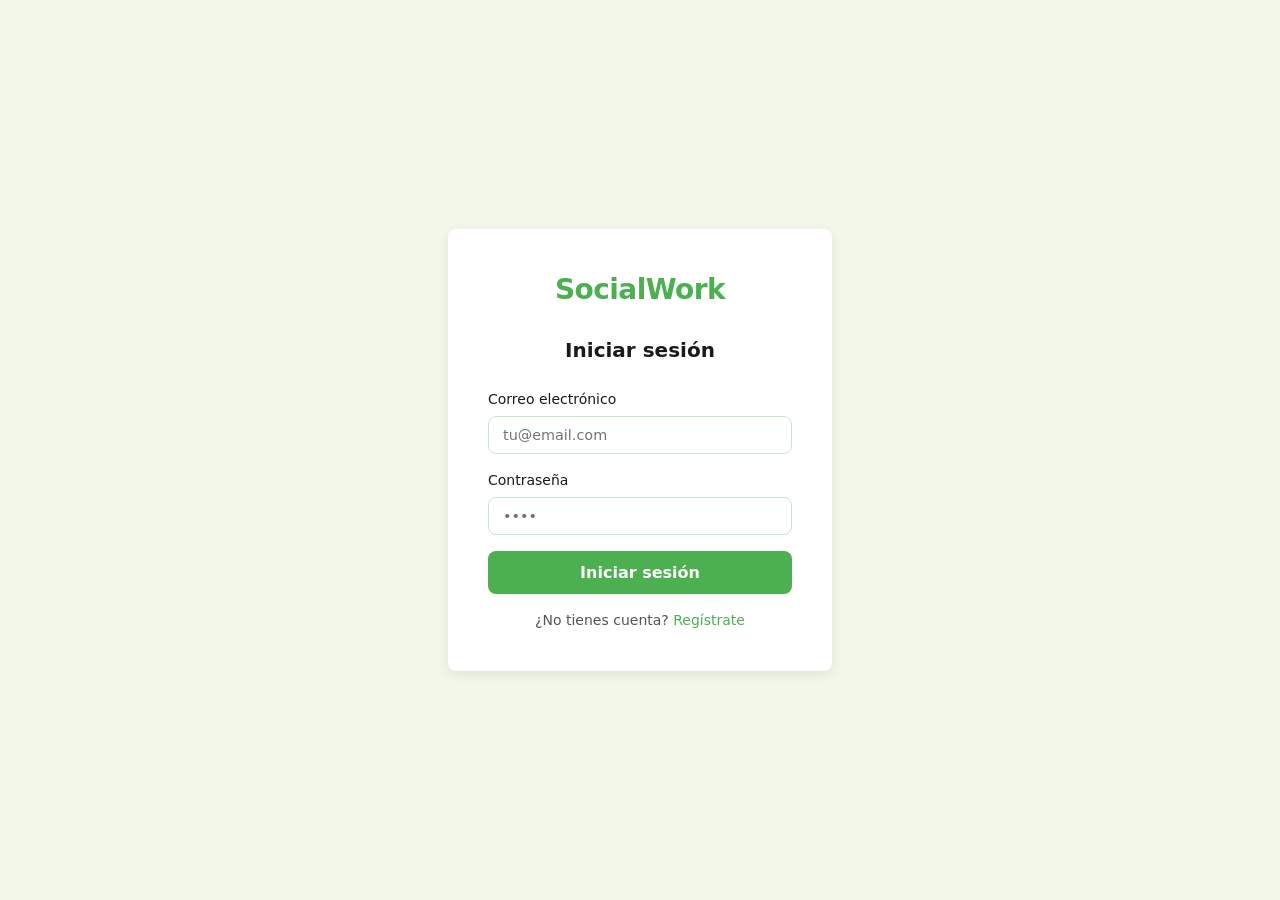
<file: src/main/webapp/index.html>
<!DOCTYPE html>
<html lang="es">
<head>
    <meta charset="UTF-8">
    <meta http-equiv="refresh" content="0;url=login.html">
    <title>SocialWork</title>
</head>
<body>
    <p>Redirigiendo a <a href="login.html">SocialWork</a>...</p>
</body>
</html>
</file>
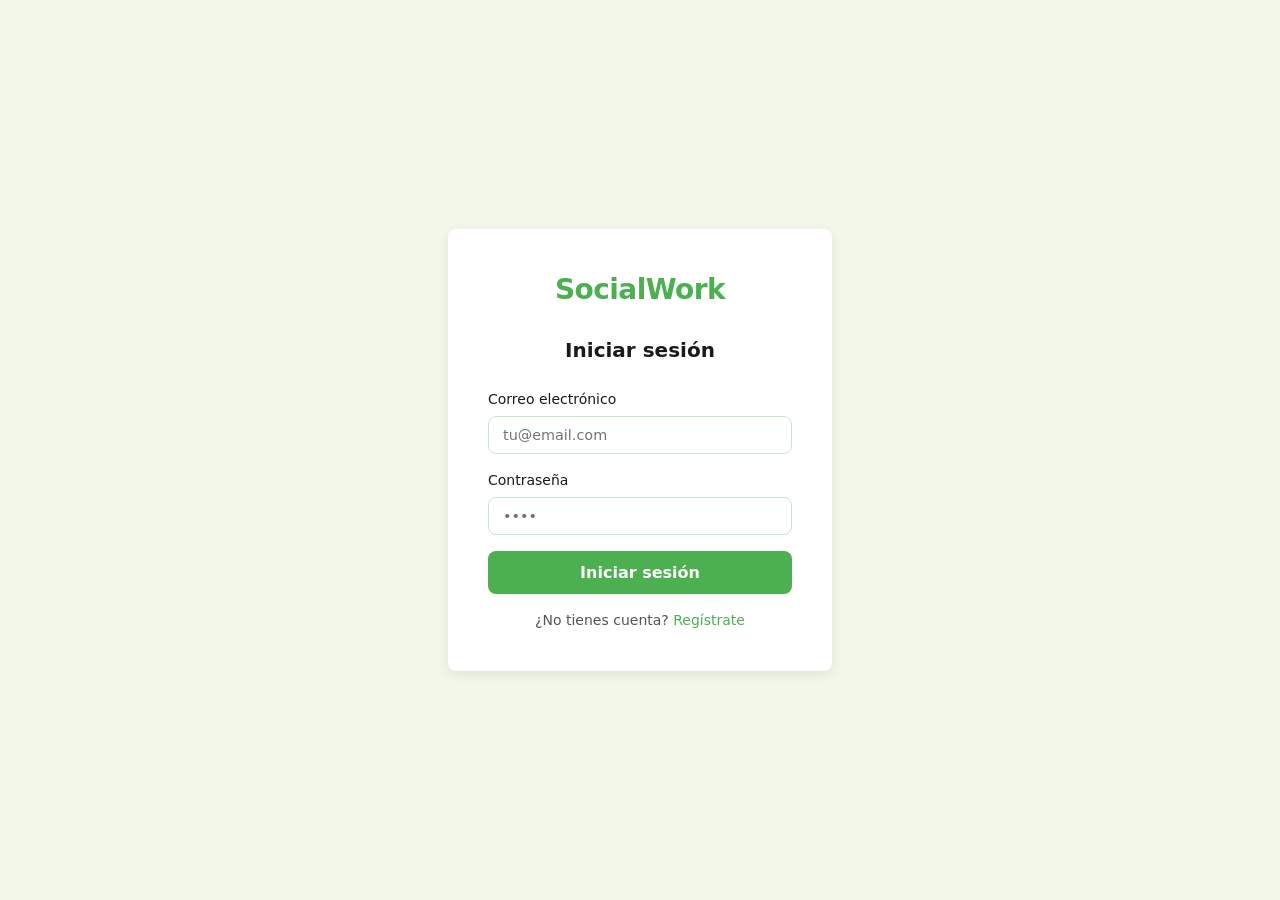
<file: src/main/webapp/login.html>
<!DOCTYPE html>
<html lang="es">
<head>
    <meta charset="UTF-8">
    <meta name="viewport" content="width=device-width, initial-scale=1.0">
    <title>SocialWork — Iniciar sesión</title>
    <link rel="stylesheet" href="css/style.css">
</head>
<body>
    <div class="auth-page">
        <div class="auth-card">
            <div class="logo">SocialWork</div>
            <h1>Iniciar sesión</h1>
            <div id="auth-error" class="auth-error"></div>
            <form id="login-form" novalidate>
                <div class="form-group">
                    <label for="email">Correo electrónico</label>
                    <input type="email" id="email" name="email" placeholder="tu@email.com" required autocomplete="email">
                </div>
                <div class="form-group">
                    <label for="password">Contraseña</label>
                    <input type="password" id="password" name="password" placeholder="••••" required autocomplete="current-password">
                </div>
                <button type="submit" class="btn-primary">Iniciar sesión</button>
            </form>
            <div class="auth-link">
                ¿No tienes cuenta? <a href="register.html">Regístrate</a>
            </div>
        </div>
    </div>
    <script src="js/api.js"></script>
    <script src="js/auth.js"></script>
</body>
</html>
</file>
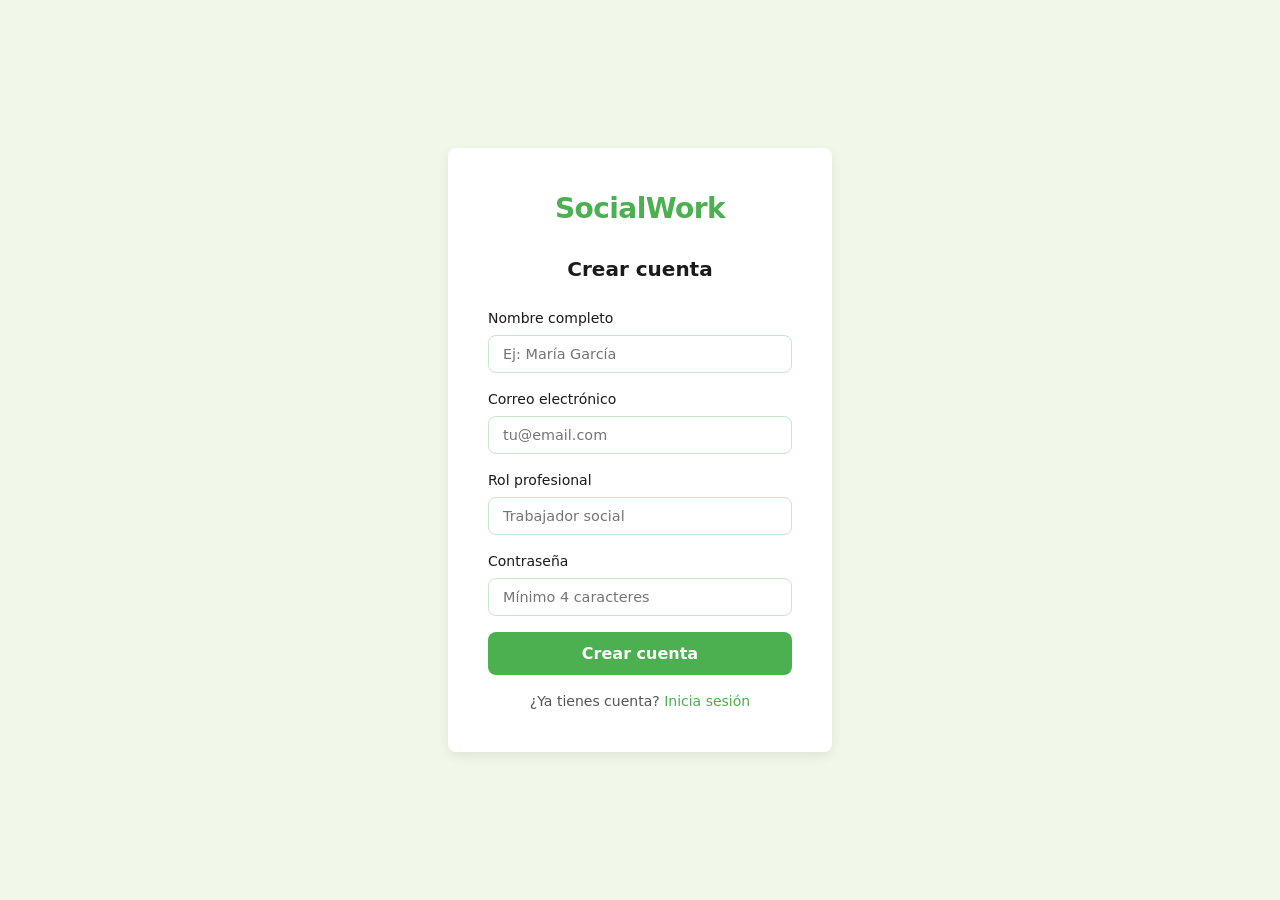
<file: src/main/webapp/register.html>
<!DOCTYPE html>
<html lang="es">
<head>
    <meta charset="UTF-8">
    <meta name="viewport" content="width=device-width, initial-scale=1.0">
    <title>SocialWork — Registro</title>
    <link rel="stylesheet" href="css/style.css">
</head>
<body>
    <div class="auth-page">
        <div class="auth-card">
            <div class="logo">SocialWork</div>
            <h1>Crear cuenta</h1>
            <div id="auth-error" class="auth-error"></div>
            <form id="register-form" novalidate>
                <div class="form-group">
                    <label for="nombre">Nombre completo</label>
                    <input type="text" id="nombre" name="nombre" placeholder="Ej: María García" required autocomplete="name">
                </div>
                <div class="form-group">
                    <label for="email">Correo electrónico</label>
                    <input type="email" id="email" name="email" placeholder="tu@email.com" required autocomplete="email">
                </div>
                <div class="form-group">
                    <label for="rol">Rol profesional</label>
                    <input type="text" id="rol" name="rol" placeholder="Trabajador social" autocomplete="organization-title">
                </div>
                <div class="form-group">
                    <label for="password">Contraseña</label>
                    <input type="password" id="password" name="password" placeholder="Mínimo 4 caracteres" required minlength="4" autocomplete="new-password">
                </div>
                <button type="submit" class="btn-primary">Crear cuenta</button>
            </form>
            <div class="auth-link">
                ¿Ya tienes cuenta? <a href="login.html">Inicia sesión</a>
            </div>
        </div>
    </div>
    <script src="js/api.js"></script>
    <script src="js/auth.js"></script>
</body>
</html>
</file>
<file: src/main/webapp/css/style.css>
:root {
    --primary: #4CAF50;
    --primary-hover: #388E3C;
    --primary-light: #E8F5E9;
    --success: #2E7D32;
    --warning: #e68a00;
    --danger: #cc1016;
    --bg: #f1f8e9;
    --bg-card: #ffffff;
    --text: #1a1a1a;
    --text-secondary: #555;
    --text-muted: #888;
    --border: #c8e6c9;
    --shadow: 0 1px 4px rgba(76,175,80,0.12);
    --radius: 0.5rem;
    --radius-sm: 0.375rem;
    --font: 'Segoe UI', system-ui, -apple-system, sans-serif;
    --sidebar-width: 20rem;
    --right-panel-width: 22rem;
    --header-height: 3.5rem;
    --transition: 0.2s ease;
}

*, *::before, *::after {
    box-sizing: border-box;
    margin: 0;
    padding: 0;
}

html {
    font-size: 100%;
    scroll-behavior: smooth;
}

body {
    font-family: var(--font);
    background: var(--bg);
    color: var(--text);
    line-height: 1.5;
    min-height: 100vh;
}

button {
    cursor: pointer;
    font-family: inherit;
    font-size: inherit;
}

input, textarea {
    font-family: inherit;
    font-size: inherit;
}

a { color: var(--primary); text-decoration: none; }
a:hover { text-decoration: underline; }

.app-container {
    display: grid;
    grid-template-columns: var(--sidebar-width) 1fr var(--right-panel-width);
    min-height: 100vh;
    max-width: 100vw;
}

/* ===== SIDEBAR ===== */
.sidebar {
    background: var(--bg-card);
    border-right: 1px solid var(--border);
    padding: 1.5rem 1rem;
    display: flex;
    flex-direction: column;
    gap: 2rem;
    position: sticky;
    top: 0;
    height: 100vh;
}

.logo {
    font-size: 1.5rem;
    font-weight: 700;
    color: var(--primary);
    letter-spacing: -0.02em;
}

.menu {
    display: flex;
    flex-direction: column;
    gap: 0.25rem;
}

.menu-item {
    display: flex;
    align-items: center;
    gap: 0.75rem;
    padding: 0.75rem 1rem;
    border-radius: var(--radius);
    color: var(--text-secondary);
    font-weight: 500;
    transition: background var(--transition), color var(--transition);
}

.menu-item:hover {
    background: var(--primary-light);
    color: var(--primary);
}

.menu-item.active {
    background: var(--primary-light);
    color: var(--primary);
    font-weight: 600;
}

.badge {
    background: var(--primary);
    color: white;
    font-size: 0.75rem;
    padding: 0.125rem 0.5rem;
    border-radius: 1rem;
    margin-left: auto;
    font-weight: 600;
}

.sidebar .user {
    margin-top: auto;
    display: flex;
    align-items: center;
    gap: 0.75rem;
    padding: 0.75rem;
    border-top: 1px solid var(--border);
}

.avatar {
    width: 2.5rem;
    height: 2.5rem;
    border-radius: 50%;
    background: var(--primary);
    color: white;
    display: flex;
    align-items: center;
    justify-content: center;
    font-weight: 600;
    font-size: 0.875rem;
    flex-shrink: 0;
}

.sidebar .user .name { font-weight: 600; font-size: 0.9rem; }
.sidebar .user .role { font-size: 0.8rem; color: var(--text-secondary); }

/* ===== MAIN CONTENT ===== */
.main-content {
    display: flex;
    flex-direction: column;
    min-height: 100vh;
}

/* Topbar */
.topbar {
    padding: 0.75rem 2rem;
    background: var(--bg-card);
    border-bottom: 1px solid var(--border);
    position: sticky;
    top: 0;
    z-index: 10;
}

.search {
    width: 100%;
    padding: 0.625rem 1rem;
    border: 1px solid var(--border);
    border-radius: var(--radius);
    background: var(--bg);
    font-size: 0.9rem;
    transition: border-color var(--transition);
}

.search:focus {
    outline: none;
    border-color: var(--primary);
    background: var(--bg-card);
}

/* ===== VIEW SECTIONS ===== */
.section {
    display: none;
    padding: 1.5rem 2rem;
    flex-direction: column;
    gap: 1rem;
}

.section.active {
    display: flex;
}

/* ===== FEED ===== */
.post-create {
    background: var(--bg-card);
    border-radius: var(--radius);
    padding: 1rem;
    display: flex;
    flex-direction: column;
    gap: 0.75rem;
    box-shadow: var(--shadow);
}

.post-create-row {
    display: flex;
    align-items: center;
    gap: 0.75rem;
}

.post-create .input {
    flex: 1;
    padding: 0.75rem 1rem;
    border: 1px solid var(--border);
    border-radius: var(--radius);
    font-size: 0.9rem;
    transition: border-color var(--transition);
}

.post-create .input:focus {
    outline: none;
    border-color: var(--primary);
}

.post-create .actions {
    display: flex;
    gap: 0.5rem;
    flex-wrap: wrap;
}

.post-create .actions button {
    padding: 0.5rem 1rem;
    border: 1px solid var(--border);
    border-radius: var(--radius);
    background: var(--bg-card);
    color: var(--text-secondary);
    font-size: 0.85rem;
    transition: all var(--transition);
}

.post-create .actions button:hover {
    background: var(--bg);
    border-color: var(--text-muted);
}

.post-create .actions button.primary {
    background: var(--primary);
    color: white;
    border-color: var(--primary);
    margin-left: auto;
}

.post-create .actions button.primary:hover {
    background: var(--primary-hover);
}

/* Post card */
.post {
    background: var(--bg-card);
    border-radius: var(--radius);
    padding: 1.25rem;
    box-shadow: var(--shadow);
    display: flex;
    flex-direction: column;
    gap: 0.75rem;
}

.post .header {
    display: flex;
    align-items: center;
    gap: 0.75rem;
}

.post .header .name {
    font-weight: 600;
    font-size: 0.95rem;
}

.post .header .meta {
    font-size: 0.8rem;
    color: var(--text-muted);
}

.post .content {
    font-size: 0.95rem;
    line-height: 1.6;
    color: var(--text);
}

.post .tags {
    display: flex;
    gap: 0.5rem;
    flex-wrap: wrap;
}

.post .tags span {
    background: var(--primary-light);
    color: var(--primary);
    padding: 0.25rem 0.625rem;
    border-radius: var(--radius-sm);
    font-size: 0.8rem;
    font-weight: 500;
}

.post-actions {
    display: flex;
    gap: 1.5rem;
    padding-top: 0.5rem;
    border-top: 1px solid var(--border);
}

.post-actions span {
    font-size: 0.85rem;
    color: var(--text-secondary);
    cursor: pointer;
    transition: color var(--transition);
}

.post-actions span:hover {
    color: var(--primary);
}

/* ===== COMENTARIOS ===== */
.comentarios-seccion {
    border-top: 1px solid var(--border);
    padding-top: 0.75rem;
    margin-top: 0.25rem;
}

.comentarios-lista {
    display: flex;
    flex-direction: column;
    gap: 0.5rem;
    margin-bottom: 0.75rem;
}

.comentario-item {
    display: flex;
    align-items: flex-start;
    gap: 0.625rem;
    padding: 0.5rem;
    background: var(--bg);
    border-radius: var(--radius-sm);
}

.comentario-input-wrapper {
    display: flex;
    gap: 0.5rem;
}

.comentario-input {
    flex: 1;
    padding: 0.5rem 0.75rem;
    border: 1px solid var(--border);
    border-radius: var(--radius);
    font-size: 0.85rem;
    font-family: inherit;
}

.comentario-input:focus {
    outline: none;
    border-color: var(--primary);
}

.btn-comentar-enviar {
    padding: 0.5rem 1rem;
    background: var(--primary);
    color: white;
    border: none;
    border-radius: var(--radius);
    font-size: 0.85rem;
    font-weight: 500;
    cursor: pointer;
    white-space: nowrap;
}

.btn-comentar-enviar:hover {
    background: var(--primary-hover);
}

/* ===== BOTONES ELIMINAR ===== */
.btn-eliminar {
    width: 1.75rem;
    height: 1.75rem;
    border-radius: 50%;
    border: none;
    background: transparent;
    color: var(--text-muted);
    font-size: 1.25rem;
    line-height: 1;
    cursor: pointer;
    display: flex;
    align-items: center;
    justify-content: center;
    flex-shrink: 0;
    transition: all var(--transition);
}

.btn-eliminar:hover {
    background: #fef2f2;
    color: var(--danger);
}

.btn-eliminar-comentario {
    width: 1.5rem;
    height: 1.5rem;
    border-radius: 50%;
    border: none;
    background: transparent;
    color: var(--text-muted);
    font-size: 1rem;
    line-height: 1;
    cursor: pointer;
    display: flex;
    align-items: center;
    justify-content: center;
    flex-shrink: 0;
    transition: all var(--transition);
}

.btn-eliminar-comentario:hover {
    background: #fef2f2;
    color: var(--danger);
}

/* ===== CASOS ===== */
.cases-grid {
    display: grid;
    grid-template-columns: repeat(auto-fill, minmax(20rem, 1fr));
    gap: 1rem;
}

.case-card {
    background: var(--bg-card);
    border-radius: var(--radius);
    padding: 1.25rem;
    box-shadow: var(--shadow);
    display: flex;
    flex-direction: column;
    gap: 0.75rem;
}

.case-card .title {
    font-weight: 600;
    font-size: 1.05rem;
}

.case-card .description {
    font-size: 0.9rem;
    color: var(--text-secondary);
    line-height: 1.5;
}

.case-card .meta {
    display: flex;
    flex-direction: column;
    gap: 0.25rem;
    font-size: 0.8rem;
    color: var(--text-muted);
}

.case-card .status {
    display: inline-block;
    padding: 0.25rem 0.75rem;
    border-radius: var(--radius-sm);
    font-size: 0.8rem;
    font-weight: 600;
    width: fit-content;
}

.case-card .status.active { background: #e6f7ed; color: var(--success); }
.case-card .status.tracking { background: #fff3e0; color: var(--warning); }
.case-card .status.closed { background: #f0f0f0; color: var(--text-secondary); }

.case-card button {
    padding: 0.5rem 1rem;
    border: 1px solid var(--primary);
    border-radius: var(--radius);
    background: transparent;
    color: var(--primary);
    font-weight: 500;
    font-size: 0.85rem;
    transition: all var(--transition);
    align-self: flex-start;
}

.case-card button:hover {
    background: var(--primary);
    color: white;
}

/* ===== MENSAJES ===== */
.messages-layout {
    display: grid;
    grid-template-columns: 16rem 1fr;
    background: var(--bg-card);
    border-radius: var(--radius);
    box-shadow: var(--shadow);
    min-height: 60vh;
}

.chat-list {
    border-right: 1px solid var(--border);
    padding: 0.5rem;
    display: flex;
    flex-direction: column;
    gap: 0.25rem;
}

.chat-list .chat {
    padding: 0.75rem 1rem;
    border-radius: var(--radius);
    cursor: pointer;
    font-size: 0.9rem;
    transition: background var(--transition);
}

.chat-list .chat:hover {
    background: var(--bg);
}

.chat-list .chat.active {
    background: var(--primary-light);
    color: var(--primary);
    font-weight: 600;
}

.chat-window {
    display: flex;
    flex-direction: column;
}

.chat-header {
    display: flex;
    align-items: center;
    gap: 0.75rem;
    padding: 1rem;
    border-bottom: 1px solid var(--border);
}

.chat-header .name {
    font-weight: 600;
}

.messages-body {
    flex: 1;
    padding: 1rem;
    display: flex;
    flex-direction: column;
    gap: 0.625rem;
    overflow-y: auto;
    max-height: 50vh;
}

.message {
    padding: 0.625rem 1rem;
    border-radius: var(--radius);
    max-width: 70%;
    font-size: 0.9rem;
    line-height: 1.5;
}

.message.incoming {
    background: var(--bg);
    align-self: flex-start;
    border-bottom-left-radius: 0.25rem;
}

.message.outgoing {
    background: var(--primary);
    color: white;
    align-self: flex-end;
    border-bottom-right-radius: 0.25rem;
}

.chat-input {
    display: flex;
    gap: 0.5rem;
    padding: 0.75rem;
    border-top: 1px solid var(--border);
}

.chat-input input {
    flex: 1;
    padding: 0.625rem 1rem;
    border: 1px solid var(--border);
    border-radius: var(--radius);
    font-size: 0.9rem;
}

.chat-input input:focus {
    outline: none;
    border-color: var(--primary);
}

.chat-input button {
    padding: 0.625rem 1.25rem;
    background: var(--primary);
    color: white;
    border: none;
    border-radius: var(--radius);
    font-weight: 500;
    transition: background var(--transition);
}

.chat-input button:hover {
    background: var(--primary-hover);
}

/* ===== RIGHT PANEL ===== */
.right-panel {
    background: var(--bg-card);
    border-left: 1px solid var(--border);
    padding: 1.5rem 1rem;
    display: flex;
    flex-direction: column;
    gap: 1.5rem;
    position: sticky;
    top: 0;
    height: 100vh;
}

.right-panel .title {
    font-weight: 600;
    font-size: 0.95rem;
    margin-bottom: 0.75rem;
    color: var(--text);
}

.suggestions .user {
    display: flex;
    align-items: center;
    gap: 0.75rem;
    margin-bottom: 0.5rem;
}

.suggestions .user .name {
    flex: 1;
    font-size: 0.9rem;
    font-weight: 500;
}

.suggestions .user button {
    width: 1.75rem;
    height: 1.75rem;
    border-radius: 50%;
    border: 1px solid var(--primary);
    background: transparent;
    color: var(--primary);
    font-size: 1rem;
    display: flex;
    align-items: center;
    justify-content: center;
    transition: all var(--transition);
}

.suggestions .user button:hover {
    background: var(--primary);
    color: white;
}

.recent-messages .item {
    padding: 0.5rem 0;
    font-size: 0.9rem;
    color: var(--text-secondary);
    cursor: pointer;
    border-bottom: 1px solid var(--border);
    transition: color var(--transition);
}

.recent-messages .item:hover {
    color: var(--primary);
}

.activity {
    display: flex;
    flex-direction: column;
    gap: 0.5rem;
    font-size: 0.9rem;
    color: var(--text-secondary);
}

/* ===== AUTH PAGES ===== */
.auth-page {
    display: flex;
    align-items: center;
    justify-content: center;
    min-height: 100vh;
    background: var(--bg);
    padding: 1rem;
}

.auth-card {
    background: var(--bg-card);
    border-radius: var(--radius);
    padding: 2.5rem;
    width: 100%;
    max-width: 24rem;
    box-shadow: 0 4px 12px rgba(0,0,0,0.08);
}

.auth-card .logo {
    text-align: center;
    margin-bottom: 1.5rem;
    font-size: 1.75rem;
}

.auth-card h1 {
    text-align: center;
    font-size: 1.25rem;
    margin-bottom: 1.5rem;
}

.form-group {
    margin-bottom: 1rem;
}

.form-group label {
    display: block;
    font-size: 0.875rem;
    font-weight: 500;
    margin-bottom: 0.375rem;
    color: var(--text);
}

.form-group input {
    width: 100%;
    padding: 0.625rem 0.875rem;
    border: 1px solid var(--border);
    border-radius: var(--radius);
    font-size: 0.9rem;
    transition: border-color var(--transition);
}

.form-group input:focus {
    outline: none;
    border-color: var(--primary);
    box-shadow: 0 0 0 3px rgba(10,102,194,0.15);
}

.btn-primary {
    width: 100%;
    padding: 0.75rem;
    background: var(--primary);
    color: white;
    border: none;
    border-radius: var(--radius);
    font-size: 1rem;
    font-weight: 600;
    transition: background var(--transition);
}

.btn-primary:hover {
    background: var(--primary-hover);
}

.btn-primary:focus-visible {
    outline: 2px solid var(--primary);
    outline-offset: 2px;
}

.auth-link {
    text-align: center;
    margin-top: 1rem;
    font-size: 0.875rem;
    color: var(--text-secondary);
}

.auth-error {
    background: #fef2f2;
    color: var(--danger);
    padding: 0.625rem;
    border-radius: var(--radius);
    font-size: 0.85rem;
    margin-bottom: 1rem;
    display: none;
}

/* ===== LOADING ===== */
.loading {
    text-align: center;
    padding: 2rem;
    color: var(--text-muted);
}

/* ===== ADMIN PANEL ===== */
.admin-stats-grid {
    display: grid;
    grid-template-columns: repeat(auto-fill, minmax(10rem, 1fr));
    gap: 0.75rem;
    margin-bottom: 1rem;
}

.stat-card {
    background: var(--bg-card);
    border: 1px solid var(--border);
    border-radius: var(--radius);
    padding: 1rem;
    text-align: center;
    font-size: 0.85rem;
    color: var(--text-secondary);
}

.stat-card .stat-num {
    font-size: 2rem;
    font-weight: 700;
    color: var(--primary);
    line-height: 1.2;
}

.admin-table {
    display: flex;
    flex-direction: column;
    gap: 0;
    border: 1px solid var(--border);
    border-radius: var(--radius);
    overflow: hidden;
}

.admin-tr {
    display: grid;
    grid-template-columns: 3rem 1fr 1fr 1fr 2.5rem;
    gap: 0.5rem;
    padding: 0.625rem 0.75rem;
    font-size: 0.85rem;
    align-items: center;
    border-bottom: 1px solid var(--border);
}

.admin-tr:last-child {
    border-bottom: none;
}

.admin-th {
    font-weight: 600;
    background: var(--bg);
    font-size: 0.8rem;
    color: var(--text-secondary);
}

.admin-tr .btn-eliminar {
    width: 1.5rem;
    height: 1.5rem;
    font-size: 1rem;
}

/* ===== TOAST ===== */
.toast-container {
    position: fixed;
    top: 1rem;
    right: 1rem;
    z-index: 1000;
    display: flex;
    flex-direction: column;
    gap: 0.5rem;
}

.toast {
    padding: 0.75rem 1.25rem;
    border-radius: var(--radius);
    color: white;
    font-size: 0.875rem;
    box-shadow: 0 4px 12px rgba(0,0,0,0.15);
    animation: slideIn 0.3s ease;
}

.toast.error { background: var(--danger); }
.toast.success { background: var(--success); }
.toast.info { background: var(--primary); }

@keyframes slideIn {
    from { transform: translateX(100%); opacity: 0; }
    to { transform: translateX(0); opacity: 1; }
}

/* ===== RESPONSIVE ===== */
@media (max-width: 1200px) {
    .app-container {
        grid-template-columns: var(--sidebar-width) 1fr;
    }
    .right-panel { display: none; }
}

@media (max-width: 900px) {
    .app-container {
        grid-template-columns: 1fr;
    }
    .sidebar {
        position: fixed;
        bottom: 0;
        left: 0;
        right: 0;
        height: auto;
        flex-direction: row;
        padding: 0.5rem;
        gap: 0;
        border-right: none;
        border-top: 1px solid var(--border);
        z-index: 20;
        overflow-x: auto;
    }
    .sidebar .logo,
    .sidebar .user { display: none; }
    .menu {
        flex-direction: row;
        width: 100%;
        justify-content: space-around;
    }
    .menu-item {
        padding: 0.5rem 0.75rem;
        font-size: 0.8rem;
        flex-direction: column;
        gap: 0.25rem;
    }
    .main-content {
        padding-bottom: 4rem;
    }
    .section {
        padding: 1rem;
    }
    .topbar {
        padding: 0.5rem 1rem;
    }
    .messages-layout {
        grid-template-columns: 1fr;
    }
    .chat-list {
        border-right: none;
        border-bottom: 1px solid var(--border);
        flex-direction: row;
        overflow-x: auto;
        padding: 0.5rem;
    }
    .chat-list .chat {
        white-space: nowrap;
        font-size: 0.85rem;
    }
    .message {
        max-width: 85%;
    }
    .cases-grid {
        grid-template-columns: 1fr;
    }
}

@media (max-width: 600px) {
    html { font-size: 95%; }
    .post-create .actions {
        flex-direction: column;
    }
    .post-create .actions button.primary {
        margin-left: 0;
    }
    .post-actions {
        justify-content: space-between;
    }
    .auth-card {
        padding: 1.5rem;
    }
}

@media (prefers-reduced-motion: reduce) {
    *, *::before, *::after {
        animation-duration: 0.01ms !important;
        transition-duration: 0.01ms !important;
    }
}

@media (prefers-color-scheme: dark) {
    :root {
        --bg: #1b2e1b;
        --bg-card: #1e3a1e;
        --text: #e8e8e8;
        --text-secondary: #a0b0a0;
        --text-muted: #708070;
        --border: #2a4a2a;
        --shadow: 0 1px 3px rgba(0,0,0,0.3);
        --primary-light: #1a4a1a;
    }
    .search { background: #0f2a0f; color: var(--text); }
    .search:focus { background: var(--bg-card); }
    .message.incoming { background: #2a4a2a; }
    .auth-error { background: #2a0a0a; }
}
</file>
